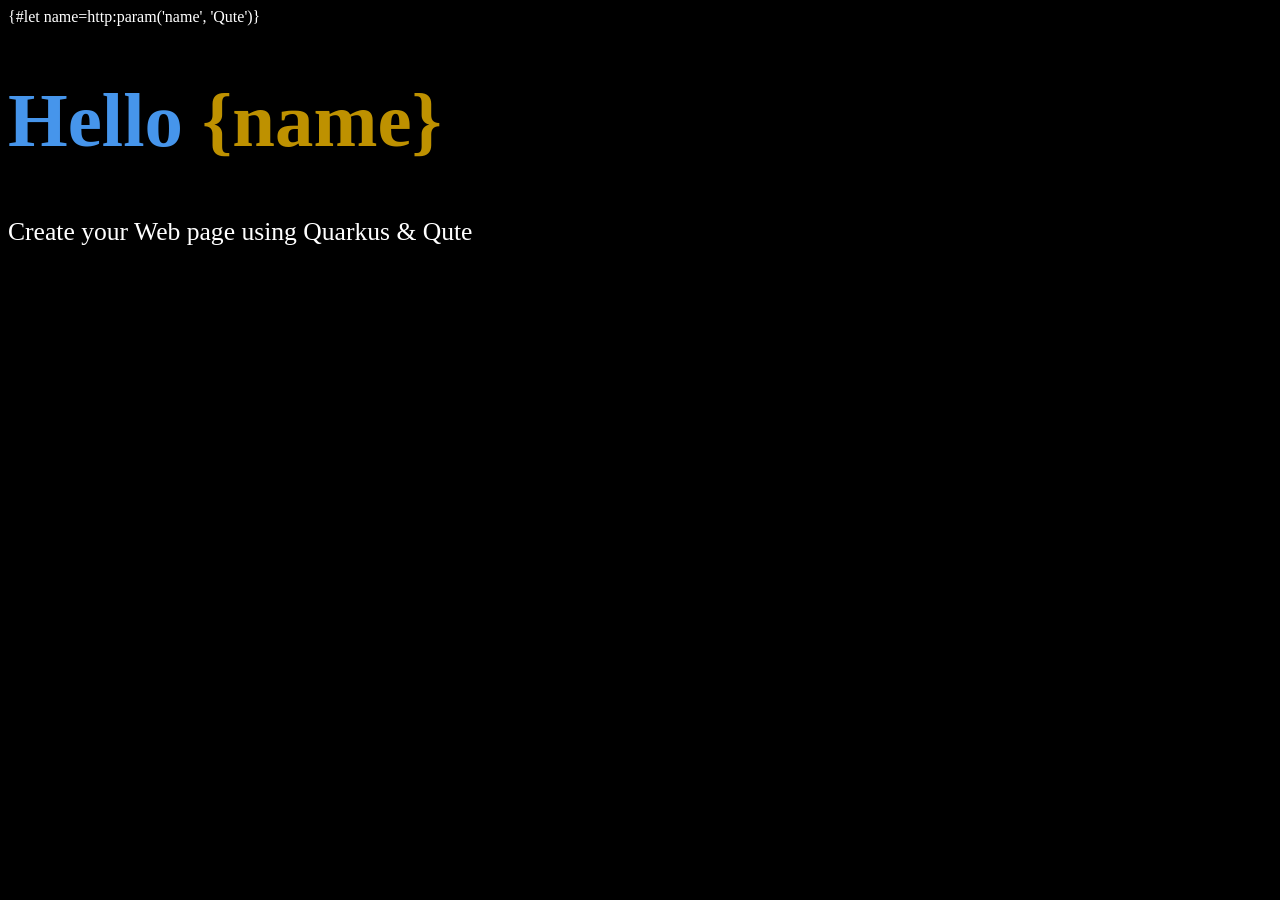
<file: src/main/resources/templates/pub/some-page.html>
{#let name=http:param('name', 'Qute')}
<!DOCTYPE html>
<html>
<head>
    <meta charset="UTF-8">
    <title>Hello {name}</title>
    <style>
        body {
            background-color: #000;
            color: #fff;
        }
        h1 {
            color: #4695EB;
            font-size: 6vw;
        }

        h1 b {
            color: #be9100;
        }

        p {
            font-size: 2vw;
        }
    </style>
</head>
<body>
<h1>Hello <b>{name}</b></h1>

<p>Create your Web page using Quarkus & Qute</p>
</body>
</html>
</file>
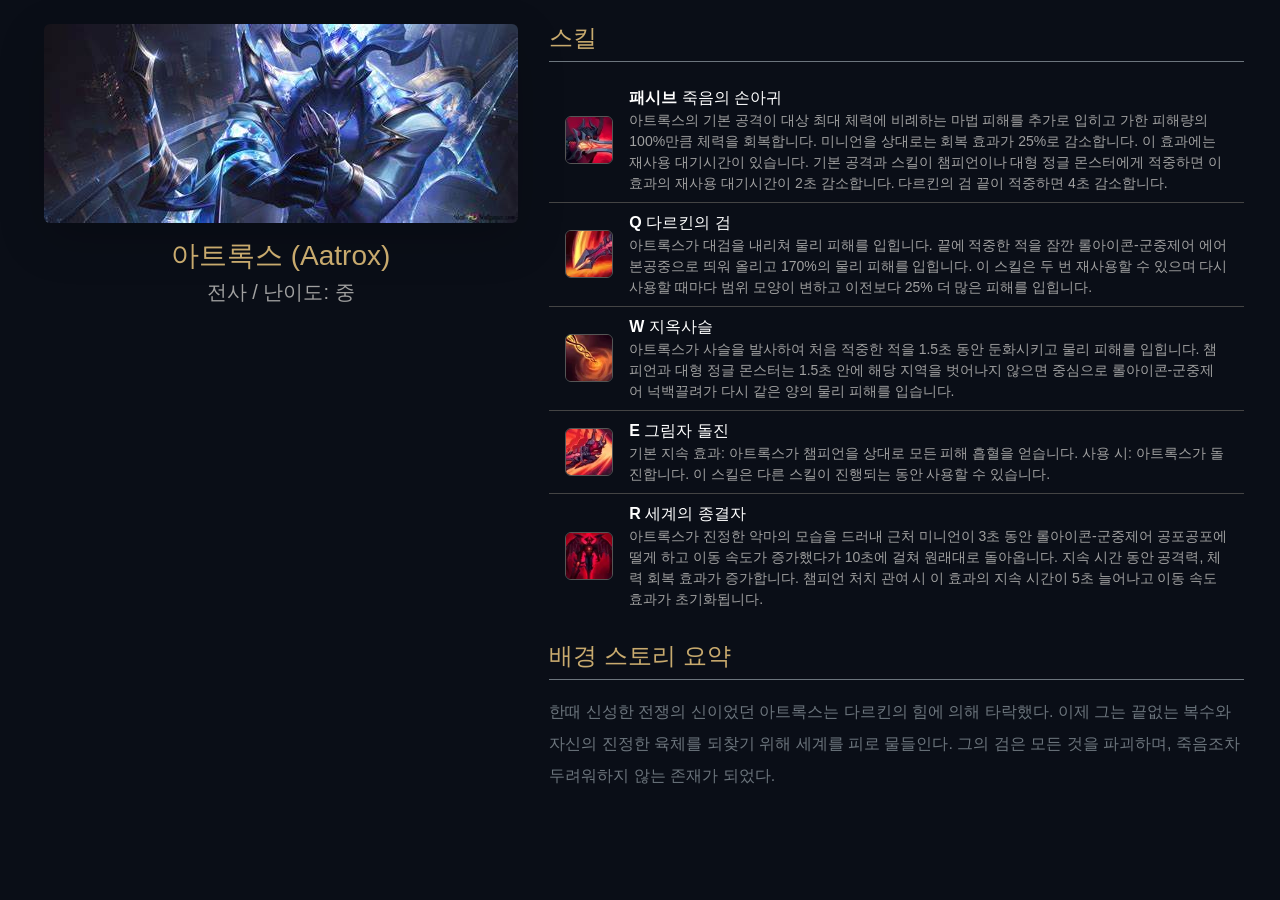
<file: src/main/resources/META-INF/resources/modals/Aatrox.html>
<!DOCTYPE html>
<html lang="ko">
<head>
  <meta charset="UTF-8">
  <meta name="viewport" content="width=device-width, initial-scale=1.0">
  <title>아트록스 상세</title>
  
  <!-- Bootstrap 5 CSS (index.html과 동일하게 연동) -->
  <link href="https://cdn.jsdelivr.net/npm/bootstrap@5.3.3/dist/css/bootstrap.min.css" rel="stylesheet" integrity="sha384-QWTKZyjpPEjISv5WaRU9OFeRpok6YctnYmDr5pNlyT2bRjXh0JMhjY6hW+ALEwIH" crossorigin="anonymous">
  
  <!-- LOL 스타일 맞추기 위한 간단 커스텀 (필요 시 resources/css/custom.css로 이동) -->
  <style>
    body {
      background-color: #0a0e17;
      color: white;
      padding: 1.5rem;
      font-family: 'Segoe UI', sans-serif;
    }
    h3, h4 {
      color: #c8aa6e; /* LOL 골드 톤 */
    }
    .text-muted {
      color: #a0a0a0 !important;
    }
    .list-group-item {
      background: transparent;
      border-color: #444;
      color: white;
    }

    
  </style>
</head>
<body>

  <div class="container-fluid">
    <div class="row g-4">
      
      <!-- 왼쪽: 이미지 + 기본 정보 -->
      <div class="col-lg-5 text-center">
        <img src="../img/Aatrox.jpg" class="img-fluid rounded shadow-lg" alt="아트록스" style="max-height: 480px; object-fit: contain;">
        <div class="mt-3">
          <h3 class="mb-1">아트록스 (Aatrox)</h3>
          <p class="text-muted fs-5">전사 / 난이도: 중</p>
        </div>
      </div>
      
      <!-- 오른쪽: 스킬 + 스토리 -->
      <div class="col-lg-7">
        <!-- <h4 class="border-bottom border-secondary pb-2 mb-3">스킬</h4>
        <ul class="list-group list-group-flush mb-4">
          <li class="list-group-item">패시브: 죽음의 손아귀</li>
          <li class="list-group-item">Q: 다르킨의 검</li>
          <li class="list-group-item">W: 지옥사슬</li>
          <li class="list-group-item">E: 그림자 돌진</li>
          <li class="list-group-item">R: 세계의 종결자</li>
        </ul> -->
        <h4 class="border-bottom border-secondary pb-2 mb-3">스킬</h4>
<ul class="list-group list-group-flush mb-4">

  <li class="list-group-item d-flex align-items-center gap-3">
    <img src="../img/skills/Aatrox/Aatrox_P.jpg" alt="패시브 아이콘"
         style="width:48px; height:48px; object-fit:cover; border-radius:6px; border:1px solid #555;">
    <div>
      <strong>패시브</strong> 죽음의 손아귀
      <p class="text-muted small mb-0">아트록스의 기본 공격이 대상 최대 체력에 비례하는 마법 피해를 추가로 입히고 가한 피해량의 100%만큼 체력을 회복합니다. 미니언을 상대로는 회복 효과가 25%로 감소합니다. 이 효과에는 재사용 대기시간이 있습니다.

기본 공격과 스킬이 챔피언이나 대형 정글 몬스터에게 적중하면 이 효과의 재사용 대기시간이 2초 감소합니다. 다르킨의 검 끝이 적중하면 4초 감소합니다.</p>
    </div>
  </li>

  <li class="list-group-item d-flex align-items-center gap-3">
    <img src="../img/skills/Aatrox/Aatrox_Q.jpg" alt="Q 아이콘"
         style="width:48px; height:48px; object-fit:cover; border-radius:6px; border:1px solid #555;">
    <div>
      <strong>Q</strong> 다르킨의 검
      <p class="text-muted small mb-0">아트록스가 대검을 내리쳐 물리 피해를 입힙니다. 끝에 적중한 적을 잠깐 롤아이콘-군중제어 에어본공중으로 띄워 올리고 170%의 물리 피해를 입힙니다. 이 스킬은 두 번 재사용할 수 있으며 다시 사용할 때마다 범위 모양이 변하고 이전보다 25% 더 많은 피해를 입힙니다.</p>
    </div>
  </li>

  <li class="list-group-item d-flex align-items-center gap-3">
    <img src="../img/skills/Aatrox/Aatrox_W.jpg" alt="W 아이콘"
         style="width:48px; height:48px; object-fit:cover; border-radius:6px; border:1px solid #555;">
    <div>
      <strong>W</strong> 지옥사슬
      <p class="text-muted small mb-0">아트록스가 사슬을 발사하여 처음 적중한 적을 1.5초 동안 둔화시키고 물리 피해를 입힙니다. 챔피언과 대형 정글 몬스터는 1.5초 안에 해당 지역을 벗어나지 않으면 중심으로 롤아이콘-군중제어 넉백끌려가 다시 같은 양의 물리 피해를 입습니다.</p>
    </div>
  </li>

  <li class="list-group-item d-flex align-items-center gap-3">
    <img src="../img/skills/Aatrox/Aatrox_E.jpg" alt="E 아이콘"
         style="width:48px; height:48px; object-fit:cover; border-radius:6px; border:1px solid #555;">
    <div>
      <strong>E</strong> 그림자 돌진
      <p class="text-muted small mb-0">기본 지속 효과: 아트록스가 챔피언을 상대로 모든 피해 흡혈을 얻습니다.

사용 시: 아트록스가 돌진합니다. 이 스킬은 다른 스킬이 진행되는 동안 사용할 수 있습니다.</p>
    </div>
  </li>

  <li class="list-group-item d-flex align-items-center gap-3">
    <img src="../img/skills/Aatrox/Aatrox_R.jpg" alt="R 아이콘"
         style="width:48px; height:48px; object-fit:cover; border-radius:6px; border:1px solid #555;">
    <div>
      <strong>R</strong> 세계의 종결자
      <p class="text-muted small mb-0">아트록스가 진정한 악마의 모습을 드러내 근처 미니언이 3초 동안 롤아이콘-군중제어 공포공포에 떨게 하고 이동 속도가 증가했다가 10초에 걸쳐 원래대로 돌아옵니다. 지속 시간 동안 공격력, 체력 회복 효과가 증가합니다.

챔피언 처치 관여 시 이 효과의 지속 시간이 5초 늘어나고 이동 속도 효과가 초기화됩니다.</p>
    </div>
  </li>

</ul>

        <h4 class="border-bottom border-secondary pb-2 mb-3">배경 스토리 요약</h4>
        <p class="text-secondary lh-lg">
          한때 신성한 전쟁의 신이었던 아트록스는 다르킨의 힘에 의해 타락했다. 
          이제 그는 끝없는 복수와 자신의 진정한 육체를 되찾기 위해 세계를 피로 물들인다. 
          그의 검은 모든 것을 파괴하며, 죽음조차 두려워하지 않는 존재가 되었다.
        </p>
      </div>
      
    </div>
  </div>

</body>
</html>
</file>
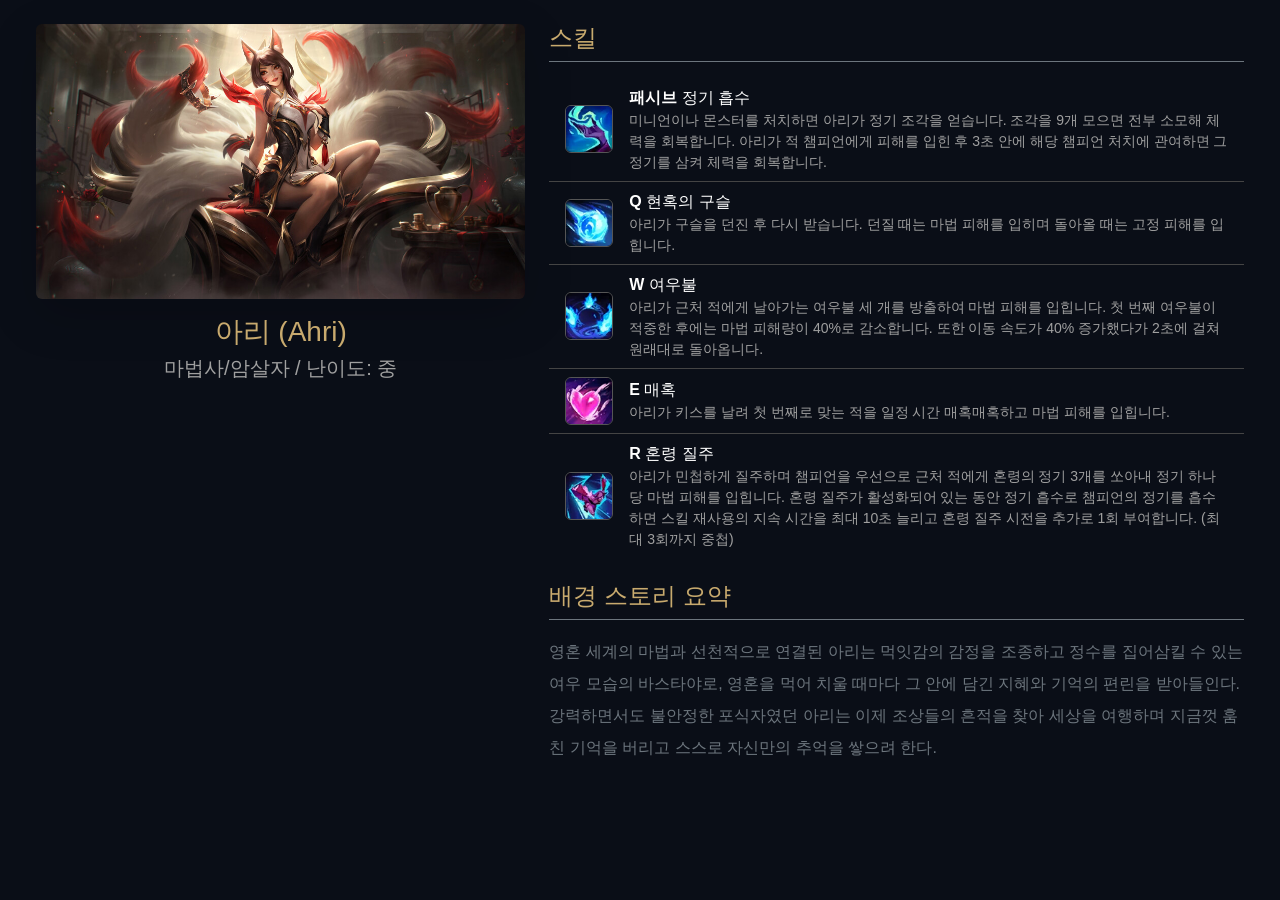
<file: src/main/resources/META-INF/resources/modals/Ahri.html>
<!DOCTYPE html>
<html lang="ko">
<head>
  <meta charset="UTF-8">
  <meta name="viewport" content="width=device-width, initial-scale=1.0">
  <title>아리 상세</title>
  
  <!-- Bootstrap 5 CSS (index.html과 동일하게 연동) -->
  <link href="https://cdn.jsdelivr.net/npm/bootstrap@5.3.3/dist/css/bootstrap.min.css" rel="stylesheet" integrity="sha384-QWTKZyjpPEjISv5WaRU9OFeRpok6YctnYmDr5pNlyT2bRjXh0JMhjY6hW+ALEwIH" crossorigin="anonymous">
  
  <!-- LOL 스타일 맞추기 위한 간단 커스텀 (필요 시 resources/css/custom.css로 이동) -->
  <style>
    body {
      background-color: #0a0e17;
      color: white;
      padding: 1.5rem;
      font-family: 'Segoe UI', sans-serif;
    }
    h3, h4 {
      color: #c8aa6e; /* LOL 골드 톤 */
    }
    .text-muted {
      color: #a0a0a0 !important;
    }
    .list-group-item {
      background: transparent;
      border-color: #444;
      color: white;
    }
  </style>
</head>
<body>

  <div class="container-fluid">
    <div class="row g-4">
      
      <!-- 왼쪽: 이미지 + 기본 정보 -->
      <div class="col-lg-5 text-center">
        <img src="../img/Ahri.jpg" class="img-fluid rounded shadow-lg" alt="아리" style="max-height: 480px; object-fit: contain;">
        <div class="mt-3">
          <h3 class="mb-1">아리 (Ahri)</h3>
          <p class="text-muted fs-5">마법사/암살자 / 난이도: 중</p>
        </div>
      </div>
      
      <!-- 오른쪽: 스킬 + 스토리 -->
      <!-- <div class="col-lg-7">
        <h4 class="border-bottom border-secondary pb-2 mb-3">스킬</h4>
        <ul class="list-group list-group-flush mb-4">
          <li class="list-group-item">패시브: 정기 흡수</li>
          <li class="list-group-item">Q: 현혹의 구슬</li>
          <li class="list-group-item">W: 여우불</li>
          <li class="list-group-item">E: 매혹</li>
          <li class="list-group-item">R: 혼령 질주</li>
        </ul> -->

        <div class="col-lg-7">
  <h4 class="border-bottom border-secondary pb-2 mb-3">스킬</h4>
  <ul class="list-group list-group-flush mb-4">

    <li class="list-group-item d-flex align-items-center gap-3">
      <img src="../img/skills/Ahri/Ahri_P.jpg" alt="패시브 아이콘"
           style="width:48px; height:48px; object-fit:cover; border-radius:6px; border:1px solid #555;">
      <div>
        <strong>패시브</strong> 정기 흡수
        <p class="text-muted small mb-0">미니언이나 몬스터를 처치하면 아리가 정기 조각을 얻습니다. 조각을 9개 모으면 전부 소모해 체력을 회복합니다.

아리가 적 챔피언에게 피해를 입힌 후 3초 안에 해당 챔피언 처치에 관여하면 그 정기를 삼켜 체력을 회복합니다.</p>
      </div>
    </li>

    <li class="list-group-item d-flex align-items-center gap-3">
      <img src="../img/skills/Ahri/Ahri_Q.jpg" alt="Q 아이콘"
           style="width:48px; height:48px; object-fit:cover; border-radius:6px; border:1px solid #555;">
      <div>
        <strong>Q</strong> 현혹의 구슬
        <p class="text-muted small mb-0">아리가 구슬을 던진 후 다시 받습니다. 던질 때는 마법 피해를 입히며 돌아올 때는 고정 피해를 입힙니다.</p>
      </div>
    </li>

    <li class="list-group-item d-flex align-items-center gap-3">
      <img src="../img/skills/Ahri/Ahri_W.jpg" alt="W 아이콘"
           style="width:48px; height:48px; object-fit:cover; border-radius:6px; border:1px solid #555;">
      <div>
        <strong>W</strong> 여우불
        <p class="text-muted small mb-0">아리가 근처 적에게 날아가는 여우불 세 개를 방출하여 마법 피해를 입힙니다. 첫 번째 여우불이 적중한 후에는 마법 피해량이 40%로 감소합니다. 또한 이동 속도가 40% 증가했다가 2초에 걸쳐 원래대로 돌아옵니다.</p>
      </div>
    </li>

    <li class="list-group-item d-flex align-items-center gap-3">
      <img src="../img/skills/Ahri/Ahri_E.jpg" alt="E 아이콘"
           style="width:48px; height:48px; object-fit:cover; border-radius:6px; border:1px solid #555;">
      <div>
        <strong>E</strong> 매혹
        <p class="text-muted small mb-0">아리가 키스를 날려 첫 번째로 맞는 적을 일정 시간 매혹매혹하고 마법 피해를 입힙니다.</p>
      </div>
    </li>

    <li class="list-group-item d-flex align-items-center gap-3">
      <img src="../img/skills/Ahri/Ahri_R.jpg" alt="R 아이콘"
           style="width:48px; height:48px; object-fit:cover; border-radius:6px; border:1px solid #555;">
      <div>
        <strong>R</strong> 혼령 질주
        <p class="text-muted small mb-0">아리가 민첩하게 질주하며 챔피언을 우선으로 근처 적에게 혼령의 정기 3개를 쏘아내 정기 하나당 마법 피해를 입힙니다.
혼령 질주가 활성화되어 있는 동안 정기 흡수로 챔피언의 정기를 흡수하면 스킬 재사용의 지속 시간을 최대 10초 늘리고 혼령 질주 시전을 추가로 1회 부여합니다. (최대 3회까지 중첩)</p>
      </div>
    </li>

  </ul>

        <h4 class="border-bottom border-secondary pb-2 mb-3">배경 스토리 요약</h4>
        <p class="text-secondary lh-lg">
            영혼 세계의 마법과 선천적으로 연결된 아리는 먹잇감의 감정을 조종하고 정수를 집어삼킬 수 있는 여우 모습의 바스타야로, 영혼을 먹어 치울 때마다 그 안에 담긴 지혜와 기억의 편린을 받아들인다. 강력하면서도 불안정한 포식자였던 아리는 이제 조상들의 흔적을 찾아 세상을 여행하며 지금껏 훔친 기억을 버리고 스스로 자신만의 추억을 쌓으려 한다.
        </p>
      </div>
      
    </div>
  </div>

</body>
</html>
</file>
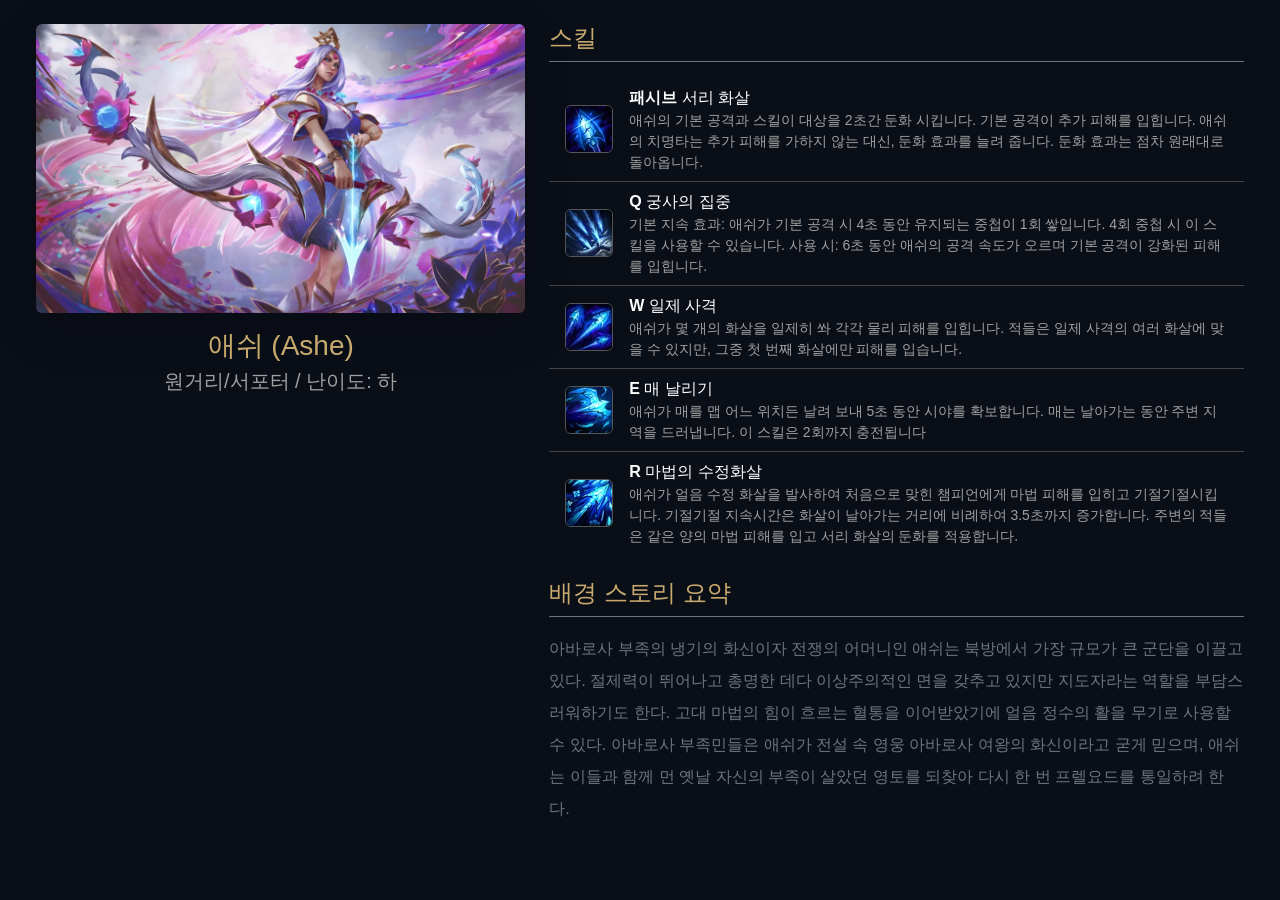
<file: src/main/resources/META-INF/resources/modals/Ashe.html>
<!DOCTYPE html>
<html lang="ko">
<head>
  <meta charset="UTF-8">
  <meta name="viewport" content="width=device-width, initial-scale=1.0">
  <title>애쉬 상세</title>
  
  <!-- Bootstrap 5 CSS (index.html과 동일하게 연동) -->
  <link href="https://cdn.jsdelivr.net/npm/bootstrap@5.3.3/dist/css/bootstrap.min.css" rel="stylesheet" integrity="sha384-QWTKZyjpPEjISv5WaRU9OFeRpok6YctnYmDr5pNlyT2bRjXh0JMhjY6hW+ALEwIH" crossorigin="anonymous">
  
  <!-- LOL 스타일 맞추기 위한 간단 커스텀 (필요 시 resources/css/custom.css로 이동) -->
  <style>
    body {
      background-color: #0a0e17;
      color: white;
      padding: 1.5rem;
      font-family: 'Segoe UI', sans-serif;
    }
    h3, h4 {
      color: #c8aa6e; /* LOL 골드 톤 */
    }
    .text-muted {
      color: #a0a0a0 !important;
    }
    .list-group-item {
      background: transparent;
      border-color: #444;
      color: white;
    }
  </style>
</head>
<body>

  <div class="container-fluid">
    <div class="row g-4">
      
      <!-- 왼쪽: 이미지 + 기본 정보 -->
      <div class="col-lg-5 text-center">
        <img src="../img/Ashe.jpg" class="img-fluid rounded shadow-lg" alt="에쉬" style="max-height: 480px; object-fit: contain;">
        <div class="mt-3">
          <h3 class="mb-1">애쉬 (Ashe)</h3>
          <p class="text-muted fs-5">원거리/서포터 / 난이도: 하</p>
        </div>
      </div>
      
      <!-- 오른쪽: 스킬 + 스토리 -->
      <!-- <div class="col-lg-7">
        <h4 class="border-bottom border-secondary pb-2 mb-3">스킬</h4>
        <ul class="list-group list-group-flush mb-4">
          <li class="list-group-item">패시브: 서리 화살</li>
          <li class="list-group-item">Q: 궁사의 집중</li>
          <li class="list-group-item">W: 일제 사격</li>
          <li class="list-group-item">E: 매 날리기</li>
          <li class="list-group-item">R: 마법의 수정화살</li>
        </ul> -->

        <div class="col-lg-7">
  <h4 class="border-bottom border-secondary pb-2 mb-3">스킬</h4>
  <ul class="list-group list-group-flush mb-4">

    <li class="list-group-item d-flex align-items-center gap-3">
      <img src="../img/skills/Ashe/Ashe_P.jpg" alt="패시브 아이콘"
           style="width:48px; height:48px; object-fit:cover; border-radius:6px; border:1px solid #555;">
      <div>
        <strong>패시브</strong> 서리 화살
        <p class="text-muted small mb-0">애쉬의 기본 공격과 스킬이 대상을 2초간 둔화 시킵니다. 기본 공격이 추가 피해를 입힙니다.

애쉬의 치명타는 추가 피해를 가하지 않는 대신, 둔화 효과를 늘려 줍니다. 둔화 효과는 점차 원래대로 돌아옵니다.</p>
      </div>
    </li>

    <li class="list-group-item d-flex align-items-center gap-3">
      <img src="../img/skills/Ashe/Ashe_Q.jpg" alt="Q 아이콘"
           style="width:48px; height:48px; object-fit:cover; border-radius:6px; border:1px solid #555;">
      <div>
        <strong>Q</strong> 궁사의 집중
        <p class="text-muted small mb-0">기본 지속 효과: 애쉬가 기본 공격 시 4초 동안 유지되는 중첩이 1회 쌓입니다. 4회 중첩 시 이 스킬을 사용할 수 있습니다.

사용 시: 6초 동안 애쉬의 공격 속도가 오르며 기본 공격이 강화된 피해를 입힙니다.</p>
      </div>
    </li>

    <li class="list-group-item d-flex align-items-center gap-3">
      <img src="../img/skills/Ashe/Ashe_W.jpg" alt="W 아이콘"
           style="width:48px; height:48px; object-fit:cover; border-radius:6px; border:1px solid #555;">
      <div>
        <strong>W</strong> 일제 사격
        <p class="text-muted small mb-0">애쉬가 몇 개의 화살을 일제히 쏴 각각 물리 피해를 입힙니다. 적들은 일제 사격의 여러 화살에 맞을 수 있지만, 그중 첫 번째 화살에만 피해를 입습니다.</p>
      </div>
    </li>

    <li class="list-group-item d-flex align-items-center gap-3">
      <img src="../img/skills/Ashe/Ashe_E.jpg" alt="E 아이콘"
           style="width:48px; height:48px; object-fit:cover; border-radius:6px; border:1px solid #555;">
      <div>
        <strong>E</strong> 매 날리기
        <p class="text-muted small mb-0">애쉬가 매를 맵 어느 위치든 날려 보내 5초 동안 시야를 확보합니다. 매는 날아가는 동안 주변 지역을 드러냅니다.

이 스킬은 2회까지 충전됩니다</p>
      </div>
    </li>

    <li class="list-group-item d-flex align-items-center gap-3">
      <img src="../img/skills/Ashe/Ashe_R.jpg" alt="R 아이콘"
           style="width:48px; height:48px; object-fit:cover; border-radius:6px; border:1px solid #555;">
      <div>
        <strong>R</strong> 마법의 수정화살
        <p class="text-muted small mb-0">애쉬가 얼음 수정 화살을 발사하여 처음으로 맞힌 챔피언에게 마법 피해를 입히고  기절기절시킵니다.  기절기절 지속시간은 화살이 날아가는 거리에 비례하여 3.5초까지 증가합니다. 주변의 적들은 같은 양의 마법 피해를 입고 서리 화살의 둔화를 적용합니다.</p>
      </div>
    </li>

  </ul>

        <h4 class="border-bottom border-secondary pb-2 mb-3">배경 스토리 요약</h4>
        <p class="text-secondary lh-lg">
            아바로사 부족의 냉기의 화신이자 전쟁의 어머니인 애쉬는 북방에서 가장 규모가 큰 군단을 이끌고 있다. 절제력이 뛰어나고 총명한 데다 이상주의적인 면을 갖추고 있지만 지도자라는 역할을 부담스러워하기도 한다. 고대 마법의 힘이 흐르는 혈통을 이어받았기에 얼음 정수의 활을 무기로 사용할 수 있다. 아바로사 부족민들은 애쉬가 전설 속 영웅 아바로사 여왕의 화신이라고 굳게 믿으며, 애쉬는 이들과 함께 먼 옛날 자신의 부족이 살았던 영토를 되찾아 다시 한 번 프렐요드를 통일하려 한다.
        </p>
      </div>
      
    </div>
  </div>

</body>
</html>
</file>
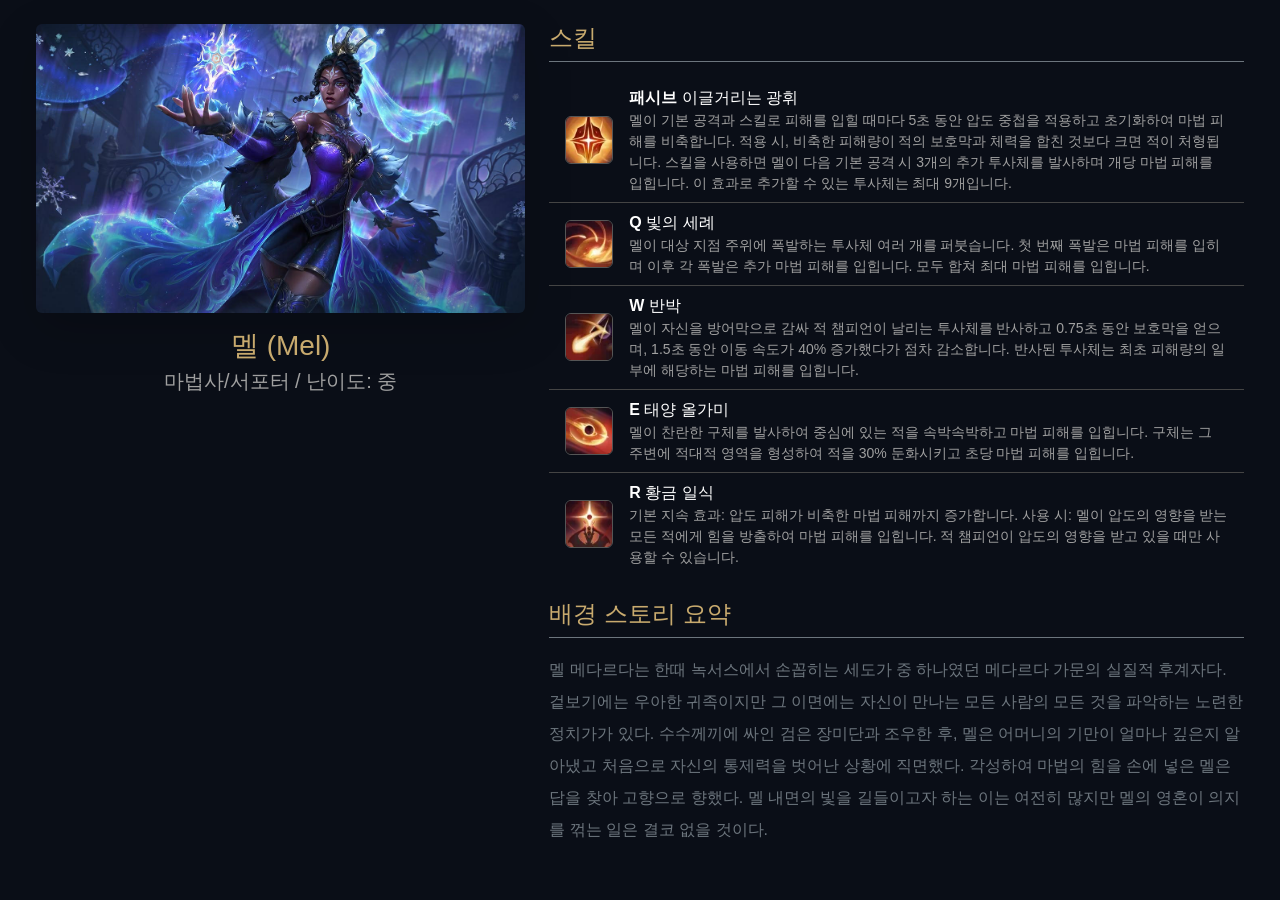
<file: src/main/resources/META-INF/resources/modals/Mel.html>
<!DOCTYPE html>
<html lang="ko">
<head>
  <meta charset="UTF-8">
  <meta name="viewport" content="width=device-width, initial-scale=1.0">
  <title>멜 상세</title>
  
  <!-- Bootstrap 5 CSS (index.html과 동일하게 연동) -->
  <link href="https://cdn.jsdelivr.net/npm/bootstrap@5.3.3/dist/css/bootstrap.min.css" rel="stylesheet" integrity="sha384-QWTKZyjpPEjISv5WaRU9OFeRpok6YctnYmDr5pNlyT2bRjXh0JMhjY6hW+ALEwIH" crossorigin="anonymous">
  
  <!-- LOL 스타일 맞추기 위한 간단 커스텀 (필요 시 resources/css/custom.css로 이동) -->
  <style>
    body {
      background-color: #0a0e17;
      color: white;
      padding: 1.5rem;
      font-family: 'Segoe UI', sans-serif;
    }
    h3, h4 {
      color: #c8aa6e; /* LOL 골드 톤 */
    }
    .text-muted {
      color: #a0a0a0 !important;
    }
    .list-group-item {
      background: transparent;
      border-color: #444;
      color: white;
    }
  </style>
</head>
<body>

  <div class="container-fluid">
    <div class="row g-4">
      
      <!-- 왼쪽: 이미지 + 기본 정보 -->
      <div class="col-lg-5 text-center">
        <img src="../img/Mel.jpg" class="img-fluid rounded shadow-lg" alt="멜" style="max-height: 480px; object-fit: contain;">
        <div class="mt-3">
          <h3 class="mb-1">멜 (Mel)</h3>
          <p class="text-muted fs-5">마법사/서포터 / 난이도: 중</p>
        </div>
      </div>
      
      <!-- 오른쪽: 스킬 + 스토리 -->
      <!-- <div class="col-lg-7">
        <h4 class="border-bottom border-secondary pb-2 mb-3">스킬</h4>
        <ul class="list-group list-group-flush mb-4">
          <li class="list-group-item">패시브: 이글거리는 광휘</li>
          <li class="list-group-item">Q: 빛의 세례</li>
          <li class="list-group-item">W: 반박</li>
          <li class="list-group-item">E: 태양 올가미</li>
          <li class="list-group-item">R: 황금 일식</li>
        </ul> -->

        <div class="col-lg-7">
  <h4 class="border-bottom border-secondary pb-2 mb-3">스킬</h4>
  <ul class="list-group list-group-flush mb-4">

    <li class="list-group-item d-flex align-items-center gap-3">
      <img src="../img/skills/Mel/Mel_P.jpg" alt="패시브 아이콘"
           style="width:48px; height:48px; object-fit:cover; border-radius:6px; border:1px solid #555;">
      <div>
        <strong>패시브</strong> 이글거리는 광휘
        <p class="text-muted small mb-0">멜이 기본 공격과 스킬로 피해를 입힐 때마다 5초 동안 압도 중첩을 적용하고 초기화하여 마법 피해를 비축합니다. 적용 시, 비축한 피해량이 적의 보호막과 체력을 합친 것보다 크면 적이 처형됩니다.

스킬을 사용하면 멜이 다음 기본 공격 시 3개의 추가 투사체를 발사하며 개당 마법 피해를 입힙니다. 이 효과로 추가할 수 있는 투사체는 최대 9개입니다.</p>
      </div>
    </li>

    <li class="list-group-item d-flex align-items-center gap-3">
      <img src="../img/skills/Mel/Mel_Q.jpg" alt="Q 아이콘"
           style="width:48px; height:48px; object-fit:cover; border-radius:6px; border:1px solid #555;">
      <div>
        <strong>Q</strong> 빛의 세례
        <p class="text-muted small mb-0">멜이 대상 지점 주위에 폭발하는 투사체 여러 개를 퍼붓습니다.

첫 번째 폭발은 마법 피해를 입히며 이후 각 폭발은 추가 마법 피해를 입힙니다. 모두 합쳐 최대 마법 피해를 입힙니다.</p>
      </div>
    </li>

    <li class="list-group-item d-flex align-items-center gap-3">
      <img src="../img/skills/Mel/Mel_W.jpg" alt="W 아이콘"
           style="width:48px; height:48px; object-fit:cover; border-radius:6px; border:1px solid #555;">
      <div>
        <strong>W</strong> 반박
        <p class="text-muted small mb-0">멜이 자신을 방어막으로 감싸 적 챔피언이 날리는 투사체를 반사하고 0.75초 동안 보호막을 얻으며, 1.5초 동안 이동 속도가 40% 증가했다가 점차 감소합니다.

반사된 투사체는 최초 피해량의 일부에 해당하는 마법 피해를 입힙니다.</p>
      </div>
    </li>

    <li class="list-group-item d-flex align-items-center gap-3">
      <img src="../img/skills/Mel/Mel_E.jpg" alt="E 아이콘"
           style="width:48px; height:48px; object-fit:cover; border-radius:6px; border:1px solid #555;">
      <div>
        <strong>E</strong> 태양 올가미
        <p class="text-muted small mb-0">멜이 찬란한 구체를 발사하여 중심에 있는 적을  속박속박하고 마법 피해를 입힙니다.

구체는 그 주변에 적대적 영역을 형성하여 적을 30% 둔화시키고 초당 마법 피해를 입힙니다.</p>
      </div>
    </li>

    <li class="list-group-item d-flex align-items-center gap-3">
      <img src="../img/skills/Mel/Mel_R.jpg" alt="R 아이콘"
           style="width:48px; height:48px; object-fit:cover; border-radius:6px; border:1px solid #555;">
      <div>
        <strong>R</strong> 황금 일식
        <p class="text-muted small mb-0">기본 지속 효과: 압도 피해가 비축한 마법 피해까지 증가합니다.

사용 시: 멜이 압도의 영향을 받는 모든 적에게 힘을 방출하여 마법 피해를 입힙니다.

적 챔피언이 압도의 영향을 받고 있을 때만 사용할 수 있습니다.</p>
      </div>
    </li>

  </ul>

        <h4 class="border-bottom border-secondary pb-2 mb-3">배경 스토리 요약</h4>
        <p class="text-secondary lh-lg">
            멜 메다르다는 한때 녹서스에서 손꼽히는 세도가 중 하나였던 메다르다 가문의 실질적 후계자다. 겉보기에는 우아한 귀족이지만 그 이면에는 자신이 만나는 모든 사람의 모든 것을 파악하는 노련한 정치가가 있다. 수수께끼에 싸인 검은 장미단과 조우한 후, 멜은 어머니의 기만이 얼마나 깊은지 알아냈고 처음으로 자신의 통제력을 벗어난 상황에 직면했다. 각성하여 마법의 힘을 손에 넣은 멜은 답을 찾아 고향으로 향했다. 멜 내면의 빛을 길들이고자 하는 이는 여전히 많지만 멜의 영혼이 의지를 꺾는 일은 결코 없을 것이다.
        </p>
      </div>
      
    </div>
  </div>

</body>
</html>
</file>
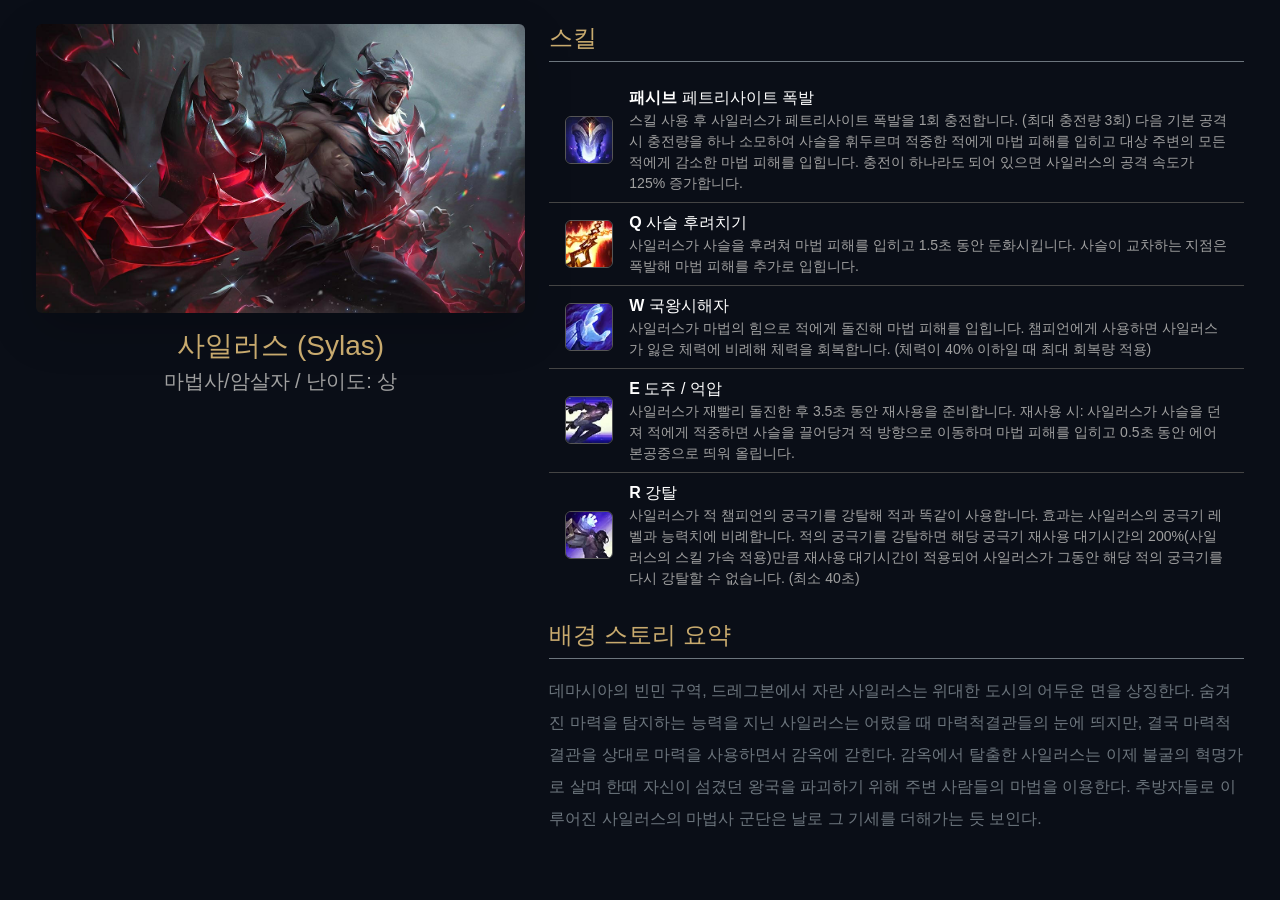
<file: src/main/resources/META-INF/resources/modals/Sylas.html>
<!DOCTYPE html>
<html lang="ko">
<head>
  <meta charset="UTF-8">
  <meta name="viewport" content="width=device-width, initial-scale=1.0">
  <title>사일러스 상세</title>
  
  <!-- Bootstrap 5 CSS (index.html과 동일하게 연동) -->
  <link href="https://cdn.jsdelivr.net/npm/bootstrap@5.3.3/dist/css/bootstrap.min.css" rel="stylesheet" integrity="sha384-QWTKZyjpPEjISv5WaRU9OFeRpok6YctnYmDr5pNlyT2bRjXh0JMhjY6hW+ALEwIH" crossorigin="anonymous">
  
  <!-- LOL 스타일 맞추기 위한 간단 커스텀 (필요 시 resources/css/custom.css로 이동) -->
  <style>
    body {
      background-color: #0a0e17;
      color: white;
      padding: 1.5rem;
      font-family: 'Segoe UI', sans-serif;
    }
    h3, h4 {
      color: #c8aa6e; /* LOL 골드 톤 */
    }
    .text-muted {
      color: #a0a0a0 !important;
    }
    .list-group-item {
      background: transparent;
      border-color: #444;
      color: white;
    }
  </style>
</head>
<body>

  <div class="container-fluid">
    <div class="row g-4">
      
      <!-- 왼쪽: 이미지 + 기본 정보 -->
      <div class="col-lg-5 text-center">
        <img src="../img/sylas.jpg" class="img-fluid rounded shadow-lg" alt="사일러스" style="max-height: 480px; object-fit: contain;">
        <div class="mt-3">
          <h3 class="mb-1">사일러스 (Sylas)</h3>
          <p class="text-muted fs-5">마법사/암살자 / 난이도: 상</p>
        </div>
      </div>
      
      <!-- 오른쪽: 스킬 + 스토리 -->
      <!-- <div class="col-lg-7">
        <h4 class="border-bottom border-secondary pb-2 mb-3">스킬</h4>
        <ul class="list-group list-group-flush mb-4">
          <li class="list-group-item">패시브: 페트리사이트 폭발</li>
          <li class="list-group-item">Q: 사슬 후려치기</li>
          <li class="list-group-item">W: 국왕시해자</li>
          <li class="list-group-item">E: 도주 / 억압</li>
          <li class="list-group-item">R: 강탈</li>
        </ul> -->

        <div class="col-lg-7">
  <h4 class="border-bottom border-secondary pb-2 mb-3">스킬</h4>
  <ul class="list-group list-group-flush mb-4">

    <li class="list-group-item d-flex align-items-center gap-3">
      <img src="../img/skills/Sylas/Sylas_P.jpg" alt="패시브 아이콘"
           style="width:48px; height:48px; object-fit:cover; border-radius:6px; border:1px solid #555;">
      <div>
        <strong>패시브</strong> 페트리사이트 폭발
        <p class="text-muted small mb-0">스킬 사용 후 사일러스가 페트리사이트 폭발을 1회 충전합니다. (최대 충전량 3회) 다음 기본 공격 시 충전량을 하나 소모하여 사슬을 휘두르며 적중한 적에게 마법 피해를 입히고 대상 주변의 모든 적에게 감소한 마법 피해를 입힙니다.

충전이 하나라도 되어 있으면 사일러스의 공격 속도가 125% 증가합니다.</p>
      </div>
    </li>

    <li class="list-group-item d-flex align-items-center gap-3">
      <img src="../img/skills/Sylas/Sylas_Q.jpg" alt="Q 아이콘"
           style="width:48px; height:48px; object-fit:cover; border-radius:6px; border:1px solid #555;">
      <div>
        <strong>Q</strong> 사슬 후려치기
        <p class="text-muted small mb-0">사일러스가 사슬을 후려쳐 마법 피해를 입히고 1.5초 동안 둔화시킵니다. 사슬이 교차하는 지점은 폭발해 마법 피해를 추가로 입힙니다.</p>
      </div>
    </li>

    <li class="list-group-item d-flex align-items-center gap-3">
      <img src="../img/skills/Sylas/Sylas_W.jpg" alt="W 아이콘"
           style="width:48px; height:48px; object-fit:cover; border-radius:6px; border:1px solid #555;">
      <div>
        <strong>W</strong> 국왕시해자
        <p class="text-muted small mb-0">사일러스가 마법의 힘으로 적에게 돌진해 마법 피해를 입힙니다. 챔피언에게 사용하면 사일러스가 잃은 체력에 비례해 체력을 회복합니다. (체력이 40% 이하일 때 최대 회복량 적용)</p>
      </div>
    </li>

    <li class="list-group-item d-flex align-items-center gap-3">
      <img src="../img/skills/Sylas/Sylas_E.jpg" alt="E 아이콘"
           style="width:48px; height:48px; object-fit:cover; border-radius:6px; border:1px solid #555;">
      <div>
        <strong>E</strong> 도주 / 억압
        <p class="text-muted small mb-0">사일러스가 재빨리 돌진한 후 3.5초 동안 재사용을 준비합니다.
            재사용 시: 사일러스가 사슬을 던져 적에게 적중하면 사슬을 끌어당겨 적 방향으로 이동하며 마법 피해를 입히고 0.5초 동안 에어본공중으로 띄워 올립니다.
        </p>
      </div>
    </li>

    <li class="list-group-item d-flex align-items-center gap-3">
      <img src="../img/skills/Sylas/Sylas_R.jpg" alt="R 아이콘"
           style="width:48px; height:48px; object-fit:cover; border-radius:6px; border:1px solid #555;">
      <div>
        <strong>R</strong> 강탈
        <p class="text-muted small mb-0">사일러스가 적 챔피언의 궁극기를 강탈해 적과 똑같이 사용합니다. 효과는 사일러스의 궁극기 레벨과 능력치에 비례합니다.

적의 궁극기를 강탈하면 해당 궁극기 재사용 대기시간의 200%(사일러스의 스킬 가속 적용)만큼 재사용 대기시간이 적용되어 사일러스가 그동안 해당 적의 궁극기를 다시 강탈할 수 없습니다. (최소 40초)</p>
      </div>
    </li>

  </ul>

        <h4 class="border-bottom border-secondary pb-2 mb-3">배경 스토리 요약</h4>
        <p class="text-secondary lh-lg">
          데마시아의 빈민 구역, 드레그본에서 자란 사일러스는 위대한 도시의 어두운 면을 상징한다. 숨겨진 마력을 탐지하는 능력을 지닌 사일러스는 어렸을 때 마력척결관들의 눈에 띄지만, 결국 마력척결관을 상대로 마력을 사용하면서 감옥에 갇힌다. 감옥에서 탈출한 사일러스는 이제 불굴의 혁명가로 살며 한때 자신이 섬겼던 왕국을 파괴하기 위해 주변 사람들의 마법을 이용한다. 추방자들로 이루어진 사일러스의 마법사 군단은 날로 그 기세를 더해가는 듯 보인다.
        </p>
      </div>
      
    </div>
  </div>

</body>
</html>
</file>
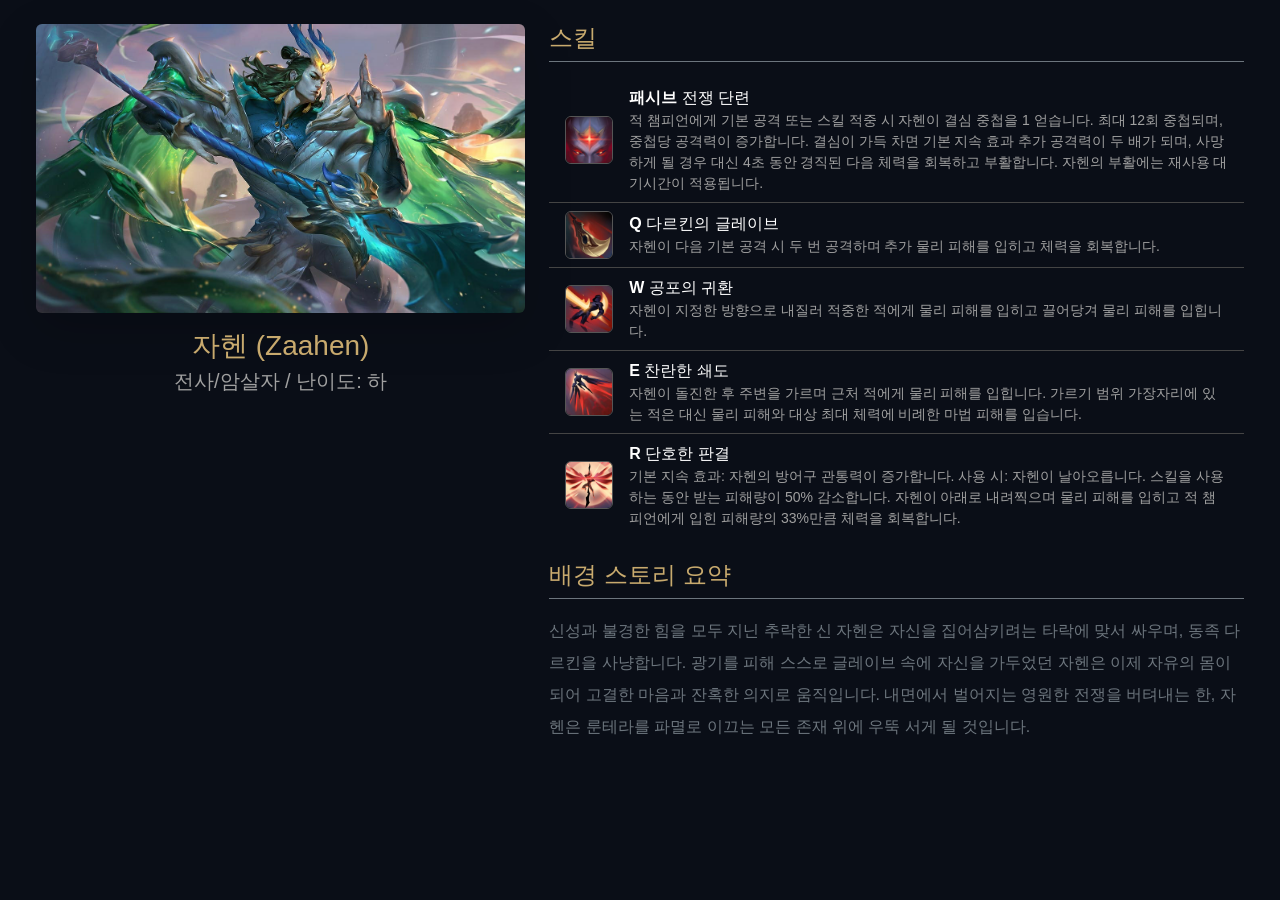
<file: src/main/resources/META-INF/resources/modals/Zaahen.html>
<!DOCTYPE html>
<html lang="ko">
<head>
  <meta charset="UTF-8">
  <meta name="viewport" content="width=device-width, initial-scale=1.0">
  <title>자헨 상세</title>
  
  <!-- Bootstrap 5 CSS (index.html과 동일하게 연동) -->
  <link href="https://cdn.jsdelivr.net/npm/bootstrap@5.3.3/dist/css/bootstrap.min.css" rel="stylesheet" integrity="sha384-QWTKZyjpPEjISv5WaRU9OFeRpok6YctnYmDr5pNlyT2bRjXh0JMhjY6hW+ALEwIH" crossorigin="anonymous">
  
  <!-- LOL 스타일 맞추기 위한 간단 커스텀 (필요 시 resources/css/custom.css로 이동) -->
  <style>
    body {
      background-color: #0a0e17;
      color: white;
      padding: 1.5rem;
      font-family: 'Segoe UI', sans-serif;
    }
    h3, h4 {
      color: #c8aa6e; /* LOL 골드 톤 */
    }
    .text-muted {
      color: #a0a0a0 !important;
    }
    .list-group-item {
      background: transparent;
      border-color: #444;
      color: white;
    }
  </style>
</head>
<body>

  <div class="container-fluid">
    <div class="row g-4">
      
      <!-- 왼쪽: 이미지 + 기본 정보 -->
      <div class="col-lg-5 text-center">
        <img src="../img/Zaahen.jpg" class="img-fluid rounded shadow-lg" alt="자헨" style="max-height: 480px; object-fit: contain;">
        <div class="mt-3">
          <h3 class="mb-1">자헨 (Zaahen)</h3>
          <p class="text-muted fs-5">전사/암살자 / 난이도: 하</p>
        </div>
      </div>
      
      <!-- 오른쪽: 스킬 + 스토리 -->
      <!-- <div class="col-lg-7">
        <h4 class="border-bottom border-secondary pb-2 mb-3">스킬</h4>
        <ul class="list-group list-group-flush mb-4">
          <li class="list-group-item">패시브: 전쟁 단련</li>
          <li class="list-group-item">Q: 다르킨의 글레이브</li>
          <li class="list-group-item">W: 공포의 귀환</li>
          <li class="list-group-item">E: 찬란한 쇄도</li>
          <li class="list-group-item">R: 단호한 판결</li>
        </ul> -->

        <div class="col-lg-7">
  <h4 class="border-bottom border-secondary pb-2 mb-3">스킬</h4>
  <ul class="list-group list-group-flush mb-4">

    <li class="list-group-item d-flex align-items-center gap-3">
      <img src="../img/skills/Zaahen/Zaahen_P.jpg" alt="패시브 아이콘"
           style="width:48px; height:48px; object-fit:cover; border-radius:6px; border:1px solid #555;">
      <div>
        <strong>패시브</strong> 전쟁 단련
        <p class="text-muted small mb-0">적 챔피언에게 기본 공격 또는 스킬 적중 시 자헨이 결심 중첩을 1 얻습니다. 최대 12회 중첩되며, 중첩당 공격력이 증가합니다.

결심이 가득 차면 기본 지속 효과 추가 공격력이 두 배가 되며, 사망하게 될 경우 대신 4초 동안 경직된 다음 체력을 회복하고 부활합니다.

자헨의 부활에는 재사용 대기시간이 적용됩니다.</p>
      </div>
    </li>

    <li class="list-group-item d-flex align-items-center gap-3">
      <img src="../img/skills/Zaahen/Zaahen_Q.jpg" alt="Q 아이콘"
           style="width:48px; height:48px; object-fit:cover; border-radius:6px; border:1px solid #555;">
      <div>
        <strong>Q</strong> 다르킨의 글레이브
        <p class="text-muted small mb-0">자헨이 다음 기본 공격 시 두 번 공격하며 추가 물리 피해를 입히고 체력을 회복합니다.</p>
      </div>
    </li>

    <li class="list-group-item d-flex align-items-center gap-3">
      <img src="../img/skills/Zaahen/Zaahen_W.jpg" alt="W 아이콘"
           style="width:48px; height:48px; object-fit:cover; border-radius:6px; border:1px solid #555;">
      <div>
        <strong>W</strong> 공포의 귀환
        <p class="text-muted small mb-0">자헨이 지정한 방향으로 내질러 적중한 적에게 물리 피해를 입히고 끌어당겨 물리 피해를 입힙니다.</p>
      </div>
    </li>

    <li class="list-group-item d-flex align-items-center gap-3">
      <img src="../img/skills/Zaahen/Zaahen_E.jpg" alt="E 아이콘"
           style="width:48px; height:48px; object-fit:cover; border-radius:6px; border:1px solid #555;">
      <div>
        <strong>E</strong> 찬란한 쇄도
        <p class="text-muted small mb-0">자헨이 돌진한 후 주변을 가르며 근처 적에게 물리 피해를 입힙니다.

가르기 범위 가장자리에 있는 적은 대신 물리 피해와 대상 최대 체력에 비례한 마법 피해를 입습니다.</p>
      </div>
    </li>

    <li class="list-group-item d-flex align-items-center gap-3">
      <img src="../img/skills/Zaahen/Zaahen_R.jpg" alt="R 아이콘"
           style="width:48px; height:48px; object-fit:cover; border-radius:6px; border:1px solid #555;">
      <div>
        <strong>R</strong> 단호한 판결
        <p class="text-muted small mb-0">기본 지속 효과: 자헨의 방어구 관통력이 증가합니다.

사용 시: 자헨이 날아오릅니다. 스킬을 사용하는 동안 받는 피해량이 50% 감소합니다.

자헨이 아래로 내려찍으며 물리 피해를 입히고 적 챔피언에게 입힌 피해량의 33%만큼 체력을 회복합니다.</p>
      </div>
    </li>

  </ul>

        <h4 class="border-bottom border-secondary pb-2 mb-3">배경 스토리 요약</h4>
        <p class="text-secondary lh-lg">
            신성과 불경한 힘을 모두 지닌 추락한 신 자헨은 자신을 집어삼키려는 타락에 맞서 싸우며, 동족 다르킨을 사냥합니다. 광기를 피해 스스로 글레이브 속에 자신을 가두었던 자헨은 이제 자유의 몸이 되어 고결한 마음과 잔혹한 의지로 움직입니다. 내면에서 벌어지는 영원한 전쟁을 버텨내는 한, 자헨은 룬테라를 파멸로 이끄는 모든 존재 위에 우뚝 서게 될 것입니다.
        </p>
      </div>
      
    </div>
  </div>

</body>
</html>
</file>
